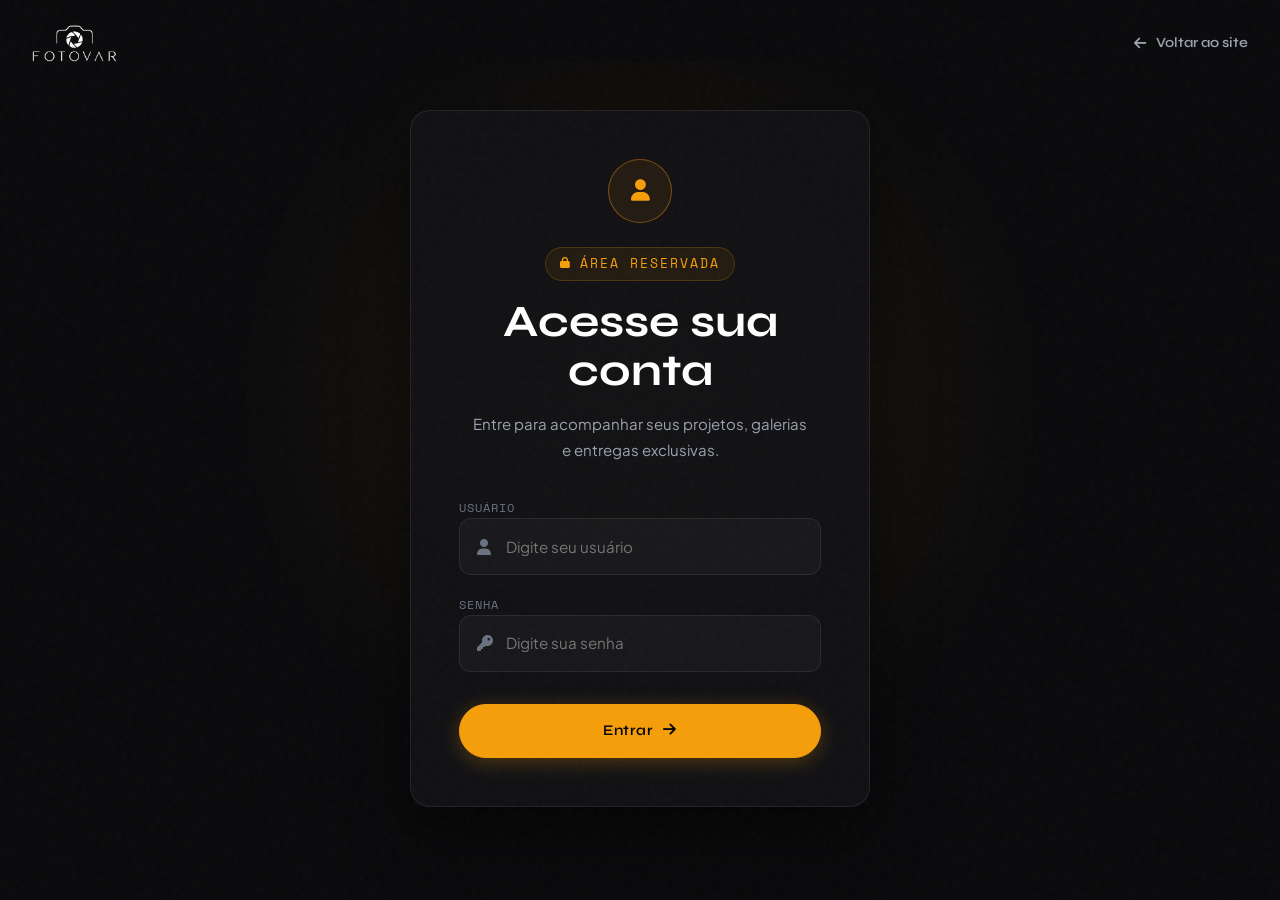
<file: login.html>
<!DOCTYPE html>
<html lang="pt-BR">
<head>
  <meta charset="UTF-8">
  <meta name="viewport" content="width=device-width, initial-scale=1.0">
  <title>Login | FOTOVAR Studio</title>
  <meta name="description" content="Acesse sua conta FOTOVAR Studio.">

  <link rel="icon" type="image/png" href="assets/img/logo.png">
  <link rel="preconnect" href="https://fonts.googleapis.com">
  <link rel="preconnect" href="https://fonts.gstatic.com" crossorigin>
  <link href="https://fonts.googleapis.com/css2?family=Plus+Jakarta+Sans:wght@300;400;500;600;700&family=Space+Mono:wght@400;700&family=Syne:wght@500;600;700;800&display=swap" rel="stylesheet">
  <link rel="stylesheet" href="https://cdnjs.cloudflare.com/ajax/libs/font-awesome/6.5.1/css/all.min.css">
  <link rel="stylesheet" href="css/global.css">
  <link rel="stylesheet" href="css/login.css">
</head>
<body>
  <div class="grain-overlay" aria-hidden="true"></div>

  <header class="login-header">
    <a href="index.html" class="brand-logo-wrap" aria-label="Voltar para a página inicial">
      <img src="assets/img/logo.png" alt="FOTOVAR" class="brand-logo-img">
    </a>
    <a href="index.html" class="login-back-link">
      <i class="fa-solid fa-arrow-left" aria-hidden="true"></i>
      <span>Voltar ao site</span>
    </a>
  </header>

  <main class="login-main">
    <section class="login-panel" aria-labelledby="login-title">
      <div class="login-mark" aria-hidden="true">
        <i class="fa-solid fa-user"></i>
      </div>
      <span class="section-tag"><i class="fa-solid fa-lock"></i> Área reservada</span>
      <h1 id="login-title">Acesse sua conta</h1>
      <p class="login-intro">Entre para acompanhar seus projetos, galerias e entregas exclusivas.</p>

      <form class="login-form" action="#" method="post">
        <div class="form-field">
          <label for="login-user" class="form-label">Usuário</label>
          <div class="login-input-wrap">
            <i class="fa-solid fa-user" aria-hidden="true"></i>
            <input type="text" id="login-user" name="username" placeholder="Digite seu usuário" autocomplete="username" required>
          </div>
        </div>

        <div class="form-field">
          <label for="login-password" class="form-label">Senha</label>
          <div class="login-input-wrap">
            <i class="fa-solid fa-key" aria-hidden="true"></i>
            <input type="password" id="login-password" name="password" placeholder="Digite sua senha" autocomplete="current-password" required>
          </div>
        </div>

        <button type="submit" class="btn btn-primary login-submit">
          <span>Entrar</span>
          <i class="fa-solid fa-arrow-right" aria-hidden="true"></i>
        </button>
      </form>
    </section>
  </main>

  <script src="js/global.js"></script>
</body>
</html>
</file>
<file: css/global.css>
/* ==========================================================================
   FOTOVAR - GLOBAL STYLESHEET
   Design System: Dark Luxury Photography & Cinematic Visual Arts
   Palette: Black (#0A0A0C), Zinc/Grays (#16161C, #26262E, #9CA3AF),
            White (#FFFFFF, #F3F4F6), Accent Golden Flare (#F59E0B)
   ========================================================================== */

/* --- Fonts & Base Setup --- */
@import url('https://fonts.googleapis.com/css2?family=Plus+Jakarta+Sans:ital,wght@0,300;0,400;0,500;0,600;0,700;1,400&family=Space+Mono:ital,wght@0,400;0,700;1,400&family=Syne:wght@500;600;700;800&display=swap');

:root {
  /* Colors */
  --bg-dark: #0a0a0c;
  --bg-darker: #050507;
  --bg-card: #121216;
  --bg-card-hover: #181820;
  --bg-glass: rgba(18, 18, 22, 0.7);
  --bg-glass-heavy: rgba(10, 10, 12, 0.88);

  --border-subtle: rgba(255, 255, 255, 0.08);
  --border-medium: rgba(255, 255, 255, 0.15);
  --border-accent: rgba(245, 158, 11, 0.4);

  --text-main: #f4f4f6;
  --text-pure: #ffffff;
  --text-secondary: #9ca3af;
  --text-muted: #6b7280;

  /* Accents */
  --accent: #f59e0b;
  --accent-light: #fbbf24;
  --accent-dark: #d97706;
  --accent-glow: rgba(245, 158, 11, 0.28);
  --accent-cyan: #00e5ff; /* Camera AF Focus Box Accent */

  /* Typography */
  --font-heading: 'Syne', -apple-system, BlinkMacSystemFont, 'Segoe UI', Roboto, sans-serif;
  --font-body: 'Plus Jakarta Sans', -apple-system, BlinkMacSystemFont, sans-serif;
  --font-mono: 'Space Mono', monospace;

  /* Layout */
  --container-max: 1280px;
  --container-pad: 2rem;
  --header-height: 80px;

  /* Transitions */
  --transition-fast: 0.2s cubic-bezier(0.16, 1, 0.3, 1);
  --transition-normal: 0.35s cubic-bezier(0.16, 1, 0.3, 1);
  --transition-smooth: 0.6s cubic-bezier(0.16, 1, 0.3, 1);
}

/* --- Reset & Box Sizing --- */
*, *::before, *::after {
  box-sizing: border-box;
  margin: 0;
  padding: 0;
}

html {
  font-size: 16px;
  scroll-behavior: smooth;
  background-color: var(--bg-dark);
  color: var(--text-main);
  font-family: var(--font-body);
  text-rendering: optimizeLegibility;
  -webkit-font-smoothing: antialiased;
  -moz-osx-font-smoothing: grayscale;
}

body {
  background-color: var(--bg-dark);
  color: var(--text-main);
  min-height: 100vh;
  position: relative;
  overflow-x: hidden;
  line-height: 1.6;
}

/* Custom Scrollbar */
::-webkit-scrollbar {
  width: 8px;
}
::-webkit-scrollbar-track {
  background: var(--bg-darker);
}
::-webkit-scrollbar-thumb {
  background: #27272e;
  border-radius: 4px;
}
::-webkit-scrollbar-thumb:hover {
  background: var(--accent);
}

/* Image & Media Reset */
img, picture, video, canvas, svg {
  display: block;
  max-width: 100%;
  height: auto;
}

a {
  color: inherit;
  text-decoration: none;
  transition: color var(--transition-fast);
}

button, input, textarea, select {
  font: inherit;
  color: inherit;
  background: none;
  border: none;
  outline: none;
}

ul, ol {
  list-style: none;
}

/* --- Subtle Film Grain Background Overlay --- */
.grain-overlay {
  position: fixed;
  top: 0;
  left: 0;
  width: 100vw;
  height: 100vh;
  pointer-events: none;
  z-index: 999;
  opacity: 0.025;
  background-image: url("data:image/svg+xml,%3Csvg viewBox='0 0 200 200' xmlns='http://www.w3.org/2000/svg'%3E%3Cfilter id='noiseFilter'%3E%3CfeTurbulence type='fractalNoise' baseFrequency='0.8' numOctaves='3' stitchTiles='stitch'/%3E%3C/filter%3E%3Crect width='100%25' height='100%25' filter='url(%23noiseFilter)'/%3E%3C/svg%3E");
}

/* --- Custom Cursor --- */
.custom-cursor-dot {
  position: fixed;
  top: 0;
  left: 0;
  width: 8px;
  height: 8px;
  background: var(--accent);
  border-radius: 50%;
  pointer-events: none;
  z-index: 10000;
  transform: translate(-50%, -50%);
  transition: opacity 0.3s ease, transform 0.1s ease;
}

.custom-cursor-ring {
  position: fixed;
  top: 0;
  left: 0;
  width: 36px;
  height: 36px;
  border: 1px solid rgba(245, 158, 11, 0.45);
  border-radius: 50%;
  pointer-events: none;
  z-index: 9999;
  transform: translate(-50%, -50%);
  transition: width 0.3s cubic-bezier(0.16, 1, 0.3, 1),
              height 0.3s cubic-bezier(0.16, 1, 0.3, 1),
              border-color 0.3s ease,
              background-color 0.3s ease;
  display: flex;
  align-items: center;
  justify-content: center;
}

.custom-cursor-ring .cursor-text {
  font-family: var(--font-heading);
  font-size: 10px;
  letter-spacing: 1px;
  font-weight: 700;
  color: var(--bg-darker);
  opacity: 0;
  text-transform: uppercase;
  transition: opacity 0.2s ease;
  pointer-events: none;
}

/* Cursor States */
body.cursor-hover .custom-cursor-ring {
  width: 56px;
  height: 56px;
  border-color: var(--accent);
  background: rgba(245, 158, 11, 0.1);
}

body.cursor-view .custom-cursor-ring {
  width: 78px;
  height: 78px;
  background: var(--accent);
  border-color: var(--accent);
}

body.cursor-view .custom-cursor-ring .cursor-text {
  opacity: 1;
}

body.cursor-view .custom-cursor-dot {
  opacity: 0;
}

/* Hide custom cursor on touch devices */
@media (hover: none) and (pointer: coarse) {
  .custom-cursor-dot,
  .custom-cursor-ring {
    display: none !important;
  }
}

/* --- Shutter Page Transition Curtain --- */
.shutter-transition {
  position: fixed;
  top: 0;
  left: 0;
  width: 100%;
  height: 100%;
  pointer-events: none;
  z-index: 99999;
  display: flex;
  flex-direction: column;
}

.shutter-blade {
  flex: 1;
  width: 100%;
  background: #060608;
  border-bottom: 1px solid rgba(245, 158, 11, 0.15);
  transform: scaleY(0);
  transform-origin: top;
}

/* --- Container & Grid System --- */
.container {
  width: 100%;
  max-width: var(--container-max);
  margin-left: auto;
  margin-right: auto;
  padding-left: var(--container-pad);
  padding-right: var(--container-pad);
}

.section-spacing {
  padding-top: 6rem;
  padding-bottom: 6rem;
}

@media (min-width: 992px) {
  .section-spacing {
    padding-top: 8.5rem;
    padding-bottom: 8.5rem;
  }
}

/* --- Typography Helpers --- */
.font-heading {
  font-family: var(--font-heading);
}

.font-mono {
  font-family: var(--font-mono);
}

.section-tag {
  display: inline-flex;
  align-items: center;
  gap: 0.5rem;
  font-family: var(--font-mono);
  font-size: 0.8rem;
  letter-spacing: 2px;
  text-transform: uppercase;
  color: var(--accent);
  margin-bottom: 1rem;
  padding: 0.35rem 0.85rem;
  background: rgba(245, 158, 11, 0.08);
  border: 1px solid rgba(245, 158, 11, 0.2);
  border-radius: 999px;
  backdrop-filter: blur(8px);
}

.section-tag i {
  font-size: 0.7rem;
}

.section-title {
  font-family: var(--font-heading);
  font-size: clamp(2rem, 5vw, 3.5rem);
  font-weight: 700;
  line-height: 1.15;
  color: var(--text-pure);
  letter-spacing: -0.02em;
  margin-bottom: 1.25rem;
}

.section-desc {
  font-size: clamp(1rem, 1.8vw, 1.2rem);
  color: var(--text-secondary);
  max-width: 620px;
  line-height: 1.7;
}

/* --- Buttons --- */
.btn {
  display: inline-flex;
  align-items: center;
  justify-content: center;
  gap: 0.65rem;
  font-family: var(--font-heading);
  font-size: 0.92rem;
  font-weight: 600;
  letter-spacing: 0.5px;
  padding: 0.9rem 1.8rem;
  border-radius: 999px;
  cursor: pointer;
  position: relative;
  overflow: hidden;
  transition: all var(--transition-normal);
  white-space: nowrap;
}

.btn-primary {
  background: var(--accent);
  color: #000000;
  border: 1px solid var(--accent);
  box-shadow: 0 4px 20px var(--accent-glow);
}

.btn-primary:hover {
  background: var(--accent-light);
  border-color: var(--accent-light);
  transform: translateY(-2px);
  box-shadow: 0 8px 28px rgba(245, 158, 11, 0.45);
}

.btn-secondary {
  background: rgba(255, 255, 255, 0.05);
  color: var(--text-pure);
  border: 1px solid var(--border-medium);
  backdrop-filter: blur(10px);
}

.btn-secondary:hover {
  background: rgba(255, 255, 255, 0.12);
  border-color: rgba(255, 255, 255, 0.3);
  color: #ffffff;
  transform: translateY(-2px);
}

.btn-outline {
  background: transparent;
  color: var(--text-main);
  border: 1px solid var(--border-subtle);
}

.btn-outline:hover {
  border-color: var(--accent);
  color: var(--accent);
}

.btn-icon-circle {
  width: 44px;
  height: 44px;
  padding: 0;
  border-radius: 50%;
  display: inline-flex;
  align-items: center;
  justify-content: center;
  background: rgba(255, 255, 255, 0.06);
  border: 1px solid var(--border-subtle);
  color: var(--text-main);
  transition: all var(--transition-fast);
}

.btn-icon-circle:hover {
  background: var(--accent);
  color: #000;
  border-color: var(--accent);
  transform: scale(1.08);
}

/* --- Header & Navigation Bar --- */
.site-header {
  position: fixed;
  top: 0;
  left: 0;
  width: 100%;
  height: var(--header-height);
  z-index: 1000;
  transition: background-color var(--transition-normal),
              border-color var(--transition-normal),
              backdrop-filter var(--transition-normal),
              transform 0.3s ease;
  border-bottom: 1px solid transparent;
}

.site-header.scrolled {
  background-color: var(--bg-glass-heavy);
  backdrop-filter: blur(20px);
  -webkit-backdrop-filter: blur(20px);
  border-bottom-color: var(--border-subtle);
  box-shadow: 0 10px 30px rgba(0, 0, 0, 0.4);
}

body.menu-open .site-header {
  z-index: 1002;
}

.header-container {
  display: flex;
  align-items: center;
  justify-content: space-between;
  height: 100%;
}

/* Logo Styling */
.brand-logo-wrap {
  display: flex;
  align-items: center;
  gap: 0.75rem;
  cursor: pointer;
  z-index: 1002;
}

.brand-logo-img {
  height: 38px;
  width: auto;
  object-fit: contain;
  filter: brightness(0) invert(1);
  transition: filter var(--transition-fast), transform var(--transition-fast);
}

.brand-logo-wrap:hover .brand-logo-img {
  filter: brightness(0) saturate(100%) invert(75%) sepia(60%) saturate(1200%) hue-rotate(350deg);
  transform: scale(1.02);
}

/* Desktop Navigation */
.nav-desktop {
  display: none;
}

@media (min-width: 900px) {
  .nav-desktop {
    display: flex;
    align-items: center;
    gap: 0.5rem;
    background: rgba(255, 255, 255, 0.03);
    border: 1px solid var(--border-subtle);
    padding: 0.35rem 0.6rem;
    border-radius: 999px;
    backdrop-filter: blur(12px);
  }

  .nav-link {
    font-family: var(--font-heading);
    font-size: 0.88rem;
    font-weight: 600;
    letter-spacing: 0.5px;
    color: var(--text-secondary);
    padding: 0.55rem 1.25rem;
    border-radius: 999px;
    transition: all var(--transition-fast);
    position: relative;
  }

  .nav-link:hover {
    color: var(--text-pure);
    background: rgba(255, 255, 255, 0.05);
  }

  .nav-link.active {
    color: #000000;
    background: var(--accent);
    box-shadow: 0 2px 12px var(--accent-glow);
  }
}

.header-actions {
  display: flex;
  align-items: center;
  gap: 1rem;
}

.header-login {
  width: 44px;
  height: 44px;
  display: inline-flex;
  align-items: center;
  justify-content: center;
  border: 1px solid var(--border-subtle);
  border-radius: 50%;
  color: var(--text-main);
  background: rgba(255, 255, 255, 0.05);
  transition: all var(--transition-fast);
}

.header-login:hover {
  color: #000;
  background: var(--accent);
  border-color: var(--accent);
  transform: scale(1.08);
}

.header-cta {
  display: none;
}

@media (min-width: 768px) {
  .header-cta {
    display: inline-flex;
  }
}

/* Mobile Hamburger Toggle */
.menu-toggle-btn {
  display: flex;
  flex-direction: column;
  justify-content: center;
  align-items: center;
  gap: 5px;
  width: 44px;
  height: 44px;
  border-radius: 50%;
  background: rgba(255, 255, 255, 0.05);
  border: 1px solid var(--border-subtle);
  cursor: pointer;
  z-index: 1002;
  transition: background var(--transition-fast);
}

.menu-toggle-btn:hover {
  background: rgba(255, 255, 255, 0.1);
}

.menu-bar {
  width: 20px;
  height: 2px;
  background-color: var(--text-pure);
  border-radius: 2px;
  transition: transform 0.3s ease, opacity 0.3s ease;
}

body.menu-open .menu-bar:nth-child(1) {
  transform: translateY(7px) rotate(45deg);
}
body.menu-open .menu-bar:nth-child(2) {
  opacity: 0;
}
body.menu-open .menu-bar:nth-child(3) {
  transform: translateY(-7px) rotate(-45deg);
}

@media (min-width: 900px) {
  .menu-toggle-btn {
    display: none;
  }
}

/* Mobile Drawer Overlay */
.mobile-nav-overlay {
  position: fixed;
  top: 0;
  left: 0;
  width: 100%;
  height: 100vh;
  background: var(--bg-darker);
  z-index: 1001;
  display: flex;
  flex-direction: column;
  justify-content: center;
  padding: 6rem 2rem 3rem;
  transform: translateY(-100%);
  opacity: 0;
  pointer-events: none;
  transition: transform 0.5s cubic-bezier(0.16, 1, 0.3, 1), opacity 0.4s ease;
}

body.menu-open .mobile-nav-overlay {
  transform: translateY(0);
  opacity: 1;
  pointer-events: auto;
}

.mobile-nav-links {
  display: flex;
  flex-direction: column;
  gap: 1.5rem;
  margin-bottom: 2.5rem;
}

.mobile-nav-link {
  font-family: var(--font-heading);
  font-size: 2.25rem;
  font-weight: 700;
  color: var(--text-secondary);
  display: flex;
  align-items: center;
  justify-content: space-between;
  border-bottom: 1px solid var(--border-subtle);
  padding-bottom: 0.75rem;
  transition: color var(--transition-fast), padding-left var(--transition-fast);
}

.mobile-nav-link span {
  font-family: var(--font-mono);
  font-size: 0.9rem;
  color: var(--accent);
}

.mobile-nav-link:hover,
.mobile-nav-link.active {
  color: var(--text-pure);
  padding-left: 0.5rem;
}

.mobile-nav-link.active span {
  color: var(--accent-light);
}

.mobile-nav-footer {
  margin-top: auto;
  display: flex;
  flex-direction: column;
  gap: 1.25rem;
}

.mobile-socials {
  display: flex;
  gap: 1rem;
}

/* --- Viewfinder Frame Accents (Camera Aesthetics) --- */
.viewfinder-corner {
  position: absolute;
  width: 16px;
  height: 16px;
  border-color: var(--accent);
  pointer-events: none;
  z-index: 5;
  opacity: 0.65;
}
.viewfinder-corner.tl { top: 12px; left: 12px; border-top: 2px solid; border-left: 2px solid; }
.viewfinder-corner.tr { top: 12px; right: 12px; border-top: 2px solid; border-right: 2px solid; }
.viewfinder-corner.bl { bottom: 12px; left: 12px; border-bottom: 2px solid; border-left: 2px solid; }
.viewfinder-corner.br { bottom: 12px; right: 12px; border-bottom: 2px solid; border-right: 2px solid; }

/* Camera Telemetry Indicator Badge */
.telemetry-badge {
  display: inline-flex;
  align-items: center;
  gap: 0.6rem;
  background: rgba(10, 10, 14, 0.75);
  border: 1px solid var(--border-subtle);
  backdrop-filter: blur(10px);
  padding: 0.4rem 0.85rem;
  border-radius: 6px;
  font-family: var(--font-mono);
  font-size: 0.75rem;
  color: var(--text-secondary);
}

.telemetry-badge .rec-dot {
  width: 8px;
  height: 8px;
  background: #ef4444;
  border-radius: 50%;
  animation: pulse-rec 1.8s infinite;
}

@keyframes pulse-rec {
  0%, 100% { opacity: 1; transform: scale(1); }
  50% { opacity: 0.2; transform: scale(0.85); }
}

/* --- Global Footer --- */
.site-footer {
  background-color: var(--bg-darker);
  border-top: 1px solid var(--border-subtle);
  padding-top: 5rem;
  padding-bottom: 2.5rem;
  position: relative;
  overflow: hidden;
}

.site-footer::before {
  content: '';
  position: absolute;
  top: 0;
  left: 50%;
  transform: translateX(-50%);
  width: 60%;
  height: 1px;
  background: linear-gradient(90deg, transparent, var(--accent), transparent);
  opacity: 0.4;
}

.footer-top-grid {
  display: grid;
  grid-template-columns: 1fr;
  gap: 3.5rem;
  margin-bottom: 4.5rem;
}

@media (min-width: 768px) {
  .footer-top-grid {
    grid-template-columns: 1.5fr 1fr 1fr 1.2fr;
  }
}

.footer-brand-col p {
  color: var(--text-secondary);
  margin-top: 1.25rem;
  margin-bottom: 1.75rem;
  font-size: 0.95rem;
  max-width: 320px;
}

.footer-social-row {
  display: flex;
  gap: 0.75rem;
}

.footer-social-link {
  width: 40px;
  height: 40px;
  border-radius: 50%;
  background: rgba(255, 255, 255, 0.04);
  border: 1px solid var(--border-subtle);
  display: flex;
  align-items: center;
  justify-content: center;
  color: var(--text-secondary);
  transition: all var(--transition-fast);
}

.footer-social-link:hover {
  background: var(--accent);
  color: #000;
  border-color: var(--accent);
  transform: translateY(-3px);
}

.footer-col-title {
  font-family: var(--font-heading);
  font-size: 1.05rem;
  font-weight: 700;
  color: var(--text-pure);
  margin-bottom: 1.5rem;
  letter-spacing: 0.5px;
}

.footer-nav-list {
  display: flex;
  flex-direction: column;
  gap: 0.85rem;
}

.footer-nav-list a {
  color: var(--text-secondary);
  font-size: 0.92rem;
  transition: color var(--transition-fast), transform var(--transition-fast);
  display: inline-block;
}

.footer-nav-list a:hover {
  color: var(--accent);
  transform: translateX(4px);
}

.footer-newsletter p {
  color: var(--text-secondary);
  font-size: 0.9rem;
  margin-bottom: 1rem;
}

.footer-input-group {
  display: flex;
  position: relative;
  background: rgba(255, 255, 255, 0.04);
  border: 1px solid var(--border-subtle);
  border-radius: 999px;
  padding: 0.3rem 0.4rem 0.3rem 1rem;
  transition: border-color var(--transition-fast);
}

.footer-input-group:focus-within {
  border-color: var(--accent);
}

.footer-input-group input {
  flex: 1;
  font-size: 0.88rem;
  color: var(--text-pure);
}

.footer-input-group input::placeholder {
  color: var(--text-muted);
}

.footer-bottom-bar {
  border-top: 1px solid rgba(255, 255, 255, 0.05);
  padding-top: 2rem;
  display: flex;
  flex-direction: column;
  gap: 1.5rem;
  align-items: center;
  justify-content: space-between;
  color: var(--text-muted);
  font-size: 0.85rem;
}

.footer-copyright {
  display: flex;
  flex-wrap: wrap;
  align-items: center;
  gap: 0.35rem 0.6rem;
  color: var(--text-muted);
  font-size: 0.85rem;
  line-height: 1.5;
}

@media (max-width: 767px) {
  .footer-copyright {
    justify-content: center;
    text-align: center;
  }
}

.footer-divider {
  color: rgba(255, 255, 255, 0.2);
  user-select: none;
}

.footer-dev-link {
  color: var(--text-main);
  text-decoration: none;
  font-weight: 500;
  transition: color var(--transition-fast);
}

.footer-dev-link:hover {
  color: var(--accent);
}

@media (min-width: 768px) {
  .footer-bottom-bar {
    flex-direction: row;
  }
}

.back-to-top-btn {
  display: inline-flex;
  align-items: center;
  gap: 0.5rem;
  font-family: var(--font-mono);
  font-size: 0.8rem;
  color: var(--text-secondary);
  cursor: pointer;
  user-select: none;
  transition: color var(--transition-fast);
  border-radius: 4px;
  outline: none;
}

.back-to-top-btn i {
  transition: transform var(--transition-fast);
}

.back-to-top-btn:hover {
  color: var(--accent);
}

.back-to-top-btn:hover i {
  transform: translateY(-2px);
}

.back-to-top-btn:focus-visible {
  color: var(--accent);
  outline: 1px dashed var(--accent);
  outline-offset: 4px;
}

/* Fallback Image Card */
.img-placeholder-card {
  width: 100%;
  height: 100%;
  min-height: 260px;
  background: linear-gradient(135deg, #15151b 0%, #0d0d12 100%);
  display: flex;
  flex-direction: column;
  align-items: center;
  justify-content: center;
  gap: 1rem;
  color: var(--text-muted);
  border: 1px solid var(--border-subtle);
}

.img-placeholder-card i {
  font-size: 2.5rem;
  color: var(--accent);
  opacity: 0.6;
}
</file>
<file: css/login.css>
/* --- LOGIN PAGE --- */
.login-header {
  position: relative;
  z-index: 2;
  display: flex;
  align-items: center;
  justify-content: space-between;
  width: min(100% - 4rem, var(--container-max));
  margin: 0 auto;
  padding-top: 1.5rem;
}

.login-back-link {
  display: inline-flex;
  align-items: center;
  gap: 0.6rem;
  color: var(--text-secondary);
  font-family: var(--font-heading);
  font-size: 0.88rem;
  font-weight: 600;
  transition: color var(--transition-fast), transform var(--transition-fast);
}

.login-back-link:hover {
  color: var(--accent);
  transform: translateX(-3px);
}

.login-main {
  min-height: calc(100vh - 6rem);
  display: grid;
  place-items: center;
  padding: 3rem 2rem 5rem;
  background: radial-gradient(circle at 50% 40%, rgba(245, 158, 11, 0.1) 0%, transparent 50%), var(--bg-dark);
}

.login-panel {
  width: min(100%, 460px);
  padding: 3rem;
  text-align: center;
  background: rgba(18, 18, 22, 0.9);
  border: 1px solid var(--border-subtle);
  border-radius: 20px;
  box-shadow: 0 24px 60px rgba(0, 0, 0, 0.55);
}

.login-mark {
  width: 64px;
  height: 64px;
  display: grid;
  place-items: center;
  margin: 0 auto 1.5rem;
  border: 1px solid var(--border-accent);
  border-radius: 50%;
  color: var(--accent);
  background: rgba(245, 158, 11, 0.08);
  font-size: 1.35rem;
}

.login-panel .section-tag {
  margin-bottom: 1rem;
}

.login-panel h1 {
  font-family: var(--font-heading);
  font-size: clamp(2rem, 5vw, 2.8rem);
  line-height: 1.1;
  color: var(--text-pure);
  margin-bottom: 1rem;
}

.login-intro {
  max-width: 340px;
  margin: 0 auto 2.25rem;
  color: var(--text-secondary);
  line-height: 1.7;
  font-size: 0.94rem;
}

.login-form {
  display: flex;
  flex-direction: column;
  gap: 1.25rem;
  text-align: left;
}

.login-form .form-label {
  display: block;
  color: var(--text-muted);
  font-family: var(--font-mono);
  font-size: 0.78rem;
  letter-spacing: 1px;
  text-transform: uppercase;
}

.login-form .form-field {
  gap: 0.55rem;
}

.login-input-wrap {
  position: relative;
}

.login-input-wrap > i {
  position: absolute;
  top: 50%;
  left: 1.1rem;
  color: var(--text-muted);
  transform: translateY(-50%);
  pointer-events: none;
}

.login-input-wrap .form-input,
.login-input-wrap input {
  width: 100%;
  padding: 0.95rem 1.25rem 0.95rem 2.9rem;
  border: 1px solid var(--border-subtle);
  border-radius: 12px;
  background: rgba(255, 255, 255, 0.03);
  color: var(--text-pure);
  font-size: 0.95rem;
  transition: border-color var(--transition-fast), background-color var(--transition-fast), box-shadow var(--transition-fast);
}

.login-input-wrap input:focus {
  border-color: var(--accent);
  background: rgba(255, 255, 255, 0.06);
  box-shadow: 0 0 0 3px rgba(245, 158, 11, 0.15);
}

.login-submit {
  width: 100%;
  margin-top: 0.75rem;
}

@media (max-width: 520px) {
  .login-header {
    width: calc(100% - 2.5rem);
  }

  .login-back-link span {
    display: none;
  }

  .login-main {
    padding: 2rem 1.25rem 3rem;
  }

  .login-panel {
    padding: 2.25rem 1.5rem;
  }
}
</file>
